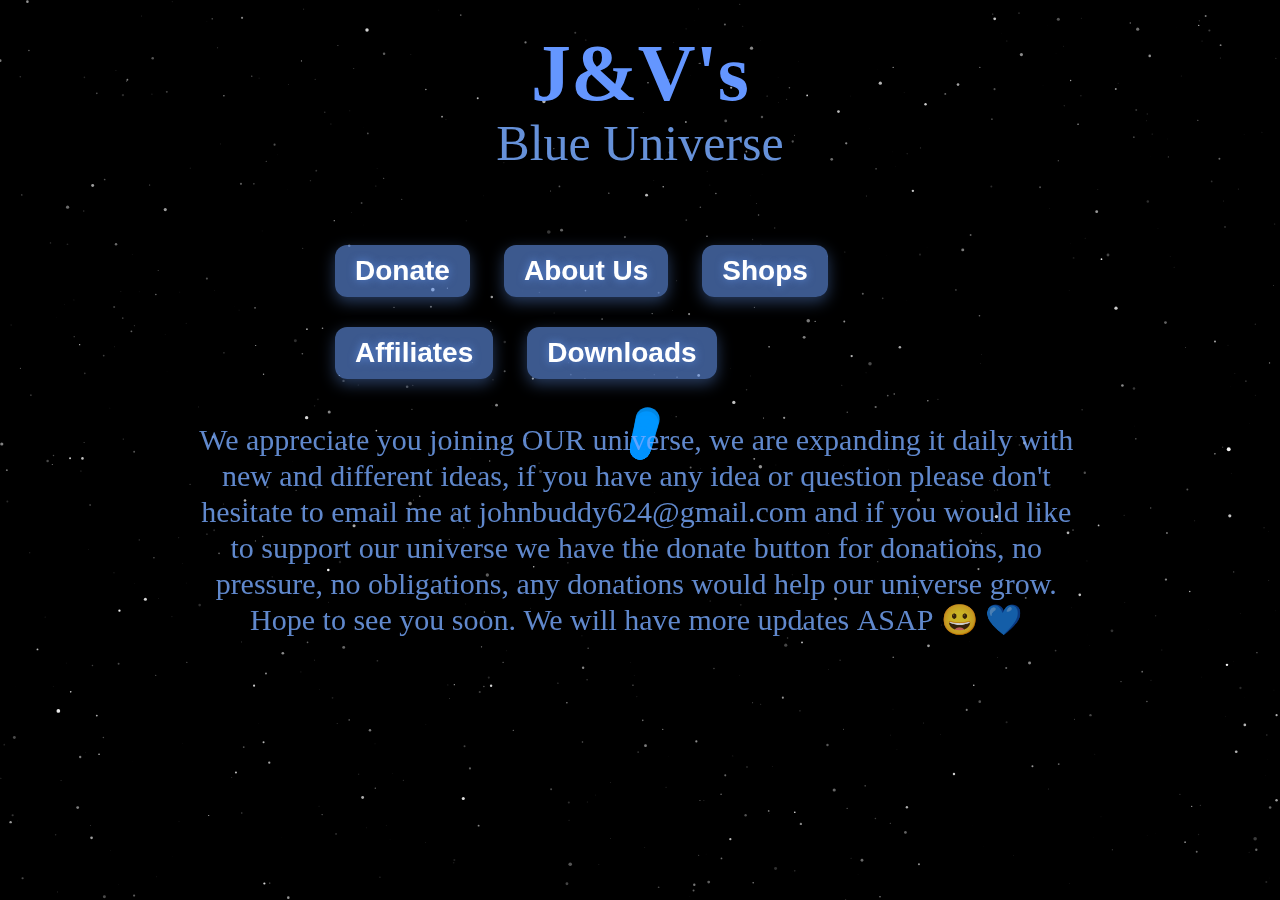
<file: index.html>
<!DOCTYPE html>
<html lang="en">  
  <head>  
    <meta charset="UTF-8">  
    <meta name="viewport" content="width=device-width, initial-scale=1.0">  
  <title>J&V’s Blue Universe</title>
  </head>
<body>
<style>  
html, body {  
  margin: 0;  
  padding: 0;  
  background: black;  
  overflow: hidden;  
  width: 100%;  
  height: 100%;  
  font-family: Times New Roman;  
}  
canvas {  
  position: fixed;  
  inset: 0;  
  z-index: 0;
}

/* ===== BUTTON GROUP STYLES ===== */
#buttonGroup {
position: absolute;
left: 50%;
top: calc(50% - 220px);
transform: translateX(-50%);
z-index: 2;
}
#buttonGroup button {
cursor: pointer;
background: rgba(100, 149, 237, 0.6);
color: white;
border: none;
border-radius: 12px;
padding: 10px 20px;
font-size: 28px;
font-weight: bold;
margin: 15px 15px;
box-shadow: 0 5px 15px rgba(100,149,237,0.4);
transition: transform 0.1s, box-shadow 0.1s;
text-shadow: 0 0 8px rgba(100,149,237,0.8);
}
#buttonGroup button:hover {
box-shadow: 0 0 20px rgba(100,149,237,0.8), 0 0 40px rgba(100,149,237,0.4);
text-shadow: 0 0 12px rgba(100,149,237,1);
}
#buttonGroup button:active {
transform: translateY(3px);
box-shadow: 0 2px 8px rgba(100,149,237,0.3);
}
</style>
  
  
<canvas id="space"></canvas>  <!-- ===== BUTTONS ===== -->  <div id="buttonGroup">  
  <button id="donateBtn">Donate</button>  
  <button id="aboutBtn">About Us</button>  
  <button id="shopsBtn">Shops</button>  
  <button id="affiliatesBtn">Affiliates</button>  
  <button id="downloadsBtn">Downloads</button>  
</div>  <script>  
const canvas = document.getElementById("space");  
const ctx = canvas.getContext("2d");  
let w,h;  
function resize(){   
  w = canvas.width = window.innerWidth;   
  h = canvas.height = window.innerHeight;   
}  
window.addEventListener("resize",resize);  
resize();  
  
/* ===== STARS ===== */  
const stars = Array.from({length:800},()=>({  
  x:Math.random()*w,  
  y:Math.random()*h,  
  z:Math.random()*0.8+0.2,  
  a:Math.random()*0.8+0.2,  
  r:Math.random()*1.5+0.5,  
  baseX:0,  
  baseY:0  
}));  
stars.forEach(s => { s.baseX = s.x; s.baseY = s.y; });  
  
/* ===== SHOOTING STARS ===== */  
let shootingStars=[];  
setInterval(()=>{  
  if(Math.random()<0.015){  
    shootingStars.push({  
      x:Math.random()*w,  
      y:Math.random()*h,  
      z:Math.random()*0.5+0.5,  
      vx:(Math.random()*8-4),  
      vy:(Math.random()*8-4),  
      length:Math.random()*20+10,  
      trail:5  
    });  
  }  
},40);  
  
/* ===== COSMIC WORM ===== */  
const worm={  
  segments:60,  
  size:12,  
  color:"rgba(0,150,255,0.9)",  
  pos:Array.from({length:60},()=>({x:w/2,y:h/2})),  
  vx:(Math.random()-0.5)*1.5,  
  vy:(Math.random()-0.5)*1.5  
};  
  
/* ===== TEXT OBJECTS ===== */  
const textJV = { text:"J&V's", x:()=>w/2, y:100, size:80, color:"rgba(100,150,255,1)" };  
const textBU = { text:"Blue Universe", x:()=>w/2, y:160, size:50, color:"rgba(120,170,255,0.85)" };  
const textWelcome = {   
  text:"We appreciate you joining OUR universe, we are expanding it daily with new and different ideas, if you have any idea or question please don't hesitate to email me at johnbuddy624@gmail.com and if you would like to support our universe we have the donate button for donations, no pressure, no obligations, any donations would help our universe grow. Hope to see you soon. We will have more updates ASAP 😀 💙",   
  x:()=>w/2,   
  y:()=>h/2,   
  size:30,   
  color:"rgba(120,170,255,0.8)",  
  maxWidth:()=>w * 0.7  
};  
  
/* ===== DRAW LOOP ===== */  
function draw(){  
  ctx.clearRect(0,0,w,h);  
  
  // Stars with 3D parallax  
  stars.forEach(s=>{  
    let offsetX = 0; // remove mouse interaction for smoother drift  
    let offsetY = 0;  
    s.x += 0.1 * s.z; // slow drift  
    if(s.x>w) s.x=0;  
    ctx.globalAlpha=s.a*s.z;  
    ctx.fillStyle="white";  
    ctx.beginPath();  
    ctx.arc(s.x + offsetX, s.y + offsetY, s.r*s.z,0,Math.PI*2);  
    ctx.fill();  
  });  

/* =========== SHOOTING STARS ============ */

shootingStars.forEach((s,i)=>{  
    for(let t=0;t<s.trail;t++){  
      const factor = 1 - t/s.trail;  
      ctx.strokeStyle=`rgba(255,255,255,${0.6*factor*s.z})`;  
      ctx.lineWidth = 2*s.z*factor;  
      ctx.beginPath();  
      ctx.moveTo(s.x - s.vx*s.z*t, s.y - s.vy*s.z*t);  
      ctx.lineTo(s.x - s.vx*s.z*(t+1), s.y - s.vy*s.z*(t+1));  
      ctx.stroke();  
    }  
    s.x += s.vx * s.z;  
    s.y += s.vy * s.z;  
    if(s.x<0 || s.x>w || s.y<0 || s.y>h){  
      shootingStars.splice(i,1);  
    }  
  });

/* ============= COSMIC WORM ============= */

  let hpos=worm.pos[0];  
  hpos.x+=worm.vx; hpos.y+=worm.vy;  
  if(hpos.x<0||hpos.x>w) worm.vx*=-1;  
  if(hpos.y<0||hpos.y>h) worm.vy*=-1;  
  for(let i=1;i<worm.segments;i++){  
    worm.pos[i].x+=(worm.pos[i-1].x-worm.pos[i].x)*0.15;  
    worm.pos[i].y+=(worm.pos[i-1].y-worm.pos[i].y)*0.15;  
  }  
  worm.pos.forEach((p,i)=>{  
    ctx.globalAlpha=1-i*0.015;  
    ctx.fillStyle=worm.color;  
    ctx.beginPath();  
    ctx.arc(p.x,p.y,worm.size*(1-i*0.012),0,Math.PI*2);  
    ctx.fill();  
  });  
  
// Text  
ctx.globalAlpha=1;  
ctx.textAlign="center";  
ctx.font=`bold ${textJV.size}px Times New Roman`;  
ctx.fillStyle=textJV.color;
ctx.fillText(textJV.text,textJV.x(),textJV.y);  
ctx.font=`${textBU.size}px Times New Roman`;  
ctx.fillStyle=textBU.color;  
ctx.fillText(textBU.text,textBU.x(),textBU.y);

/* ========= WRAPPED WELCOME TEXT ======== */  

ctx.font=`${textWelcome.size}px Times New Roman`;  
  ctx.fillStyle=textWelcome.color;  
  const words = textWelcome.text.split(" ");  
  let line = "";  
  let lineHeight = textWelcome.size * 1.2;  
  let startY = textWelcome.y();  
  let maxWidth = textWelcome.maxWidth();  
  for(let i=0; i<words.length; i++){  
    const testLine = line + words[i] + " ";  
    const metrics = ctx.measureText(testLine);  
    if(metrics.width > maxWidth && i>0){  
      ctx.fillText(line, w/2, startY);  
      line = words[i] + " ";  
      startY += lineHeight;  
    } else {  
      line = testLine;  
    }  
  }  
  ctx.fillText(line, w/2, startY);  
  
  requestAnimationFrame(draw);  
}  
draw();  
  
/* ===== BUTTON CLICKS ===== */  
document.getElementById("donateBtn").addEventListener("click", () => {  
  window.open("https://otieu.com/4/10549459", "_blank");  
});  
document.getElementById("aboutBtn").addEventListener("click", () => {  
  window.location.href = "about.html";
});  
  </script>
</body>
</html>
</file>
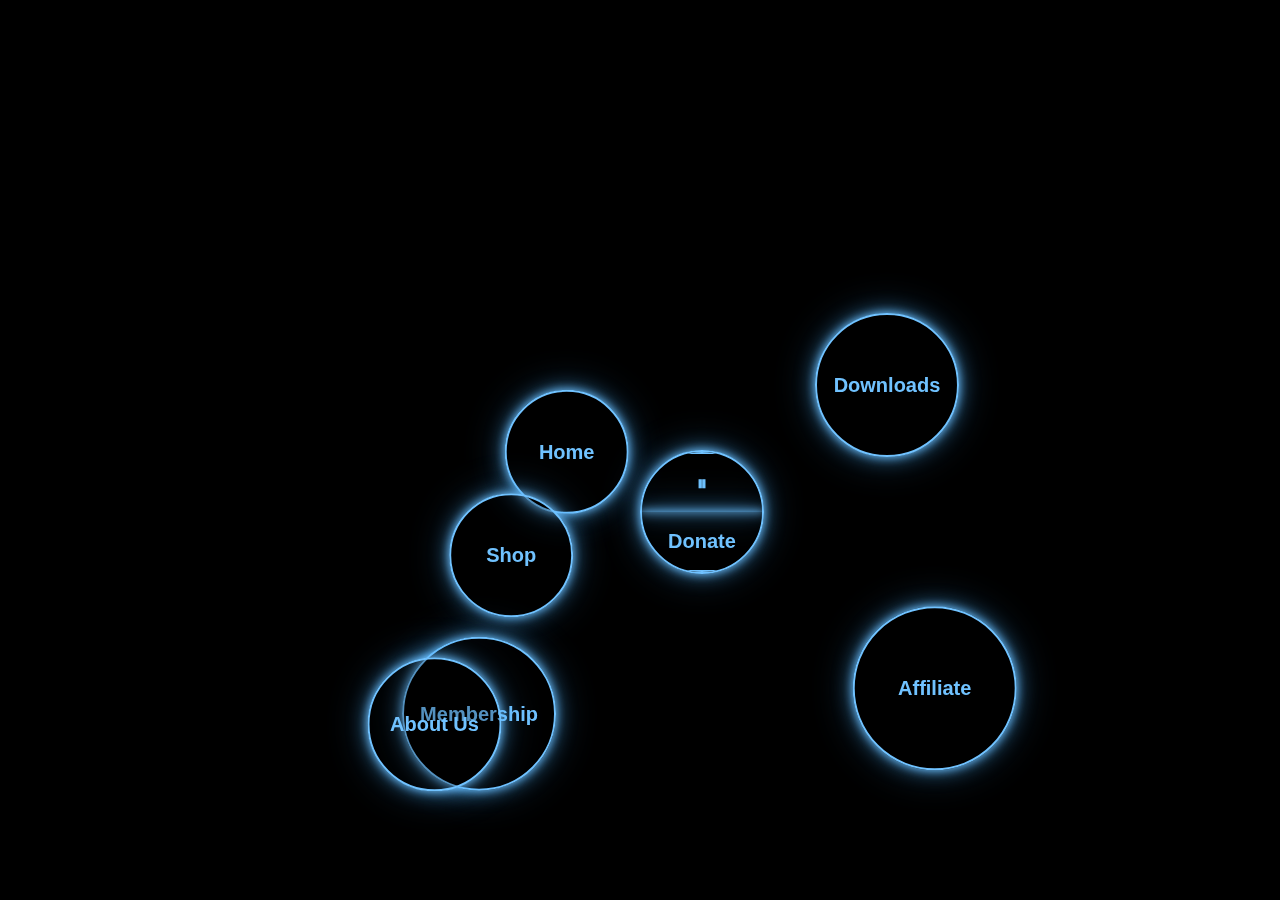
<file: buttons.html>
<!DOCTYPE html>
<html lang="en">
<head>
<meta charset="UTF-8">
<title>Buttons Reference | J&V’s Blue Universe</title>
<link rel="stylesheet" href="buttons.css">
</head>
<body>

<canvas id="space"></canvas>

<div id="button-container">
  <div class="cosmic-btn" id="home" data-link="index.html">Home</div>
  <div class="cosmic-btn" id="shop" data-link="shop.html">Shop</div>
  <div class="cosmic-btn" id="downloads" data-link="downloads.html">Downloads</div>
  <div class="cosmic-btn" id="affiliate" data-link="affiliate.html">Affiliate</div>
  <div class="cosmic-btn" id="membership" data-link="membership.html">Membership</div>
  <div class="cosmic-btn" id="about" data-link="about.html">About Us</div>
  <div class="cosmic-btn" id="donate">
    <div class="pause-half">⏸</div>
    <div class="donate-half">Donate</div>
  </div>
</div>

<script src="buttons.js"></script>
</body>
</html>
</file>
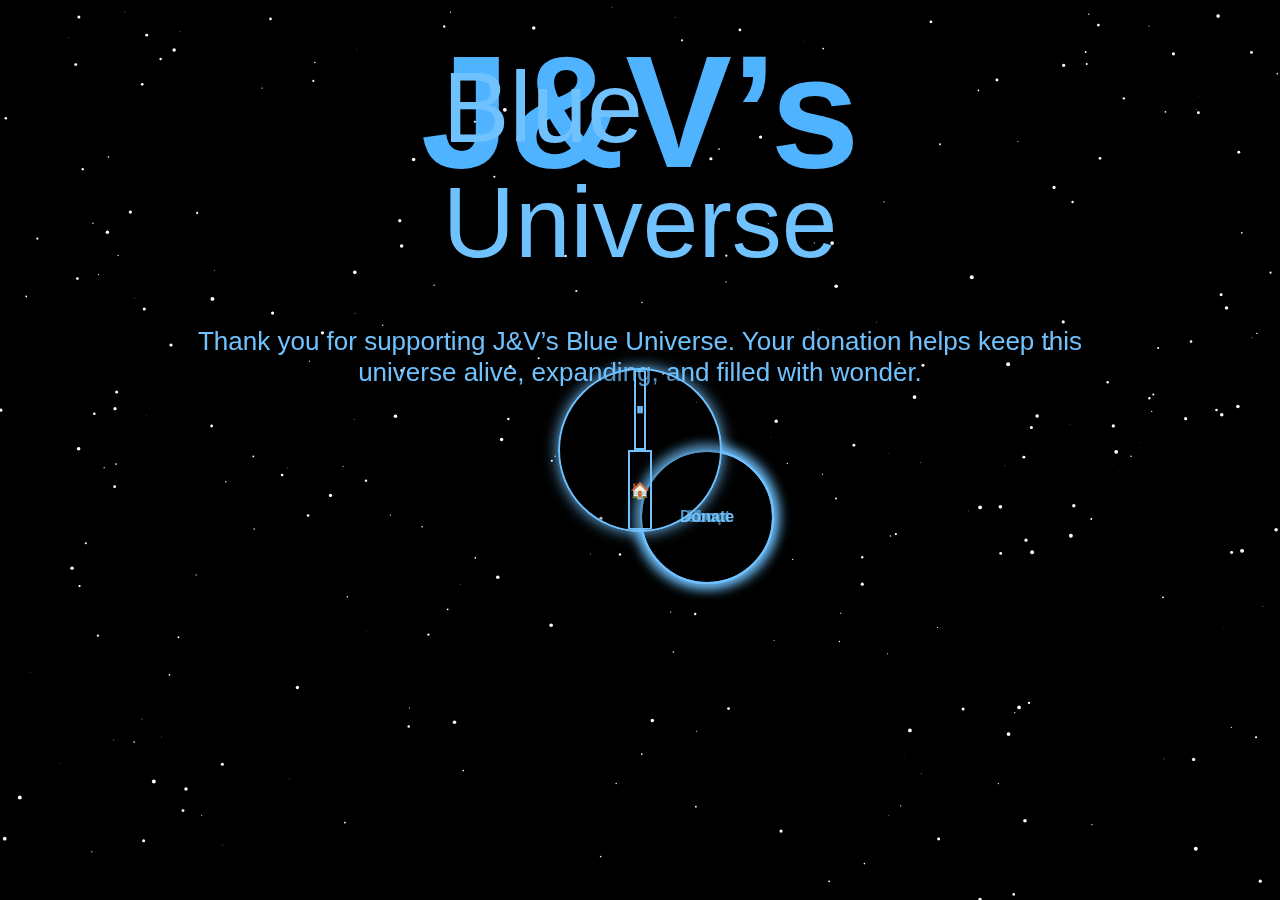
<file: donate.html>
<!DOCTYPE html>
<html lang="en">
<head>
<meta charset="UTF-8">
<title>Donate – J&V’s Blue Universe</title>

<style>
html, body {
  margin: 0;
  padding: 0;
  background: black;
  overflow: hidden;
  width: 100%;
  height: 100%;
  font-family: "Segoe UI", sans-serif;
}

canvas {
  position: fixed;
  inset: 0;
  z-index: 1;
}

/* ---------- LOGO ---------- */
#logo-wrapper {
  position: fixed;
  top: 0;
  left: 50%;
  transform: translateX(-50%);
  pointer-events: none;
  z-index: 9000;
}

#jv {
  font-size: 160px;
  font-weight: 900;
  color: rgba(79,179,255,1);
  position: absolute;
  top: 20px;
  left: 50%;
  transform: translateX(-50%);
  animation: breathe 3s ease-in-out infinite;
}

#blue-universe {
  font-size: 100px;
  font-weight: 500;
  color: #70c2ff;
  position: absolute;
  top: 50px;
  left: 50%;
  transform: translateX(-50%);
}

@keyframes breathe {
  0%,100% { opacity: .3; }
  50% { opacity: 1; }
}

/* ---------- BUTTONS ---------- */
#button-container {
  position: fixed;
  top: 50%;
  left: 50%;
  width: 0;
  height: 0;
  z-index: 10000;
}

.cosmic-btn {
  position: absolute;
  width: 130px;
  height: 130px;
  border-radius: 50%;
  border: 2px solid #70c2ff;
  color: #70c2ff;
  font-weight: bold;
  background: rgba(0,0,0,0.25);
  display: flex;
  align-items: center;
  justify-content: center;
  text-align: center;
  cursor: pointer;
  box-shadow: 0 0 15px #70c2ff;
  pointer-events: auto;
}

/* ---------- SUN (HOME / PAUSE) ---------- */
#sun {
  position: fixed;
  top: 50%;
  left: 50%;
  transform: translate(-50%, -50%);
  width: 160px;
  height: 160px;
  border-radius: 50%;
  z-index: 11000;
  display: flex;
  flex-direction: column;
  overflow: hidden;
}

#sun div {
  flex: 1;
  display: flex;
  align-items: center;
  justify-content: center;
  border: 2px solid #70c2ff;
  cursor: pointer;
}

/* ---------- TEXT ---------- */
#page-content {
  position: absolute;
  top: 300px;
  left: 50%;
  transform: translateX(-50%);
  width: 80%;
  max-width: 900px;
  font-size: 26px;
  color: #70c2ff;
  text-align: center;
  z-index: 8000;
  pointer-events: none; /* CLICK-THROUGH FIX */
}
</style>
</head>

<body>

<canvas id="space"></canvas>

<div id="logo-wrapper">
  <div id="jv">J&V’s</div>
  <div id="blue-universe">Blue Universe</div>
</div>

<!-- SUN -->
<div id="sun" class="cosmic-btn">
  <div id="pause-btn">⏸</div>
  <div id="home-btn">🏠</div>
</div>

<!-- ORBITING BUTTONS -->
<div id="button-container">
  <div class="cosmic-btn" id="shop" data-link="shop.html">Shop</div>
  <div class="cosmic-btn" id="about" data-link="about.html">About</div>
  <div class="cosmic-btn" id="donate">Donate</div>
</div>

<div id="page-content">
  <p>
    Thank you for supporting J&V’s Blue Universe.
    Your donation helps keep this universe alive, expanding,
    and filled with wonder.
  </p>
</div>

<script>
/* ---------- PAYPAL ---------- */
const PAYPAL_DONATE_URL =
  "https://www.paypal.com/donate/?hosted_button_id=PLACEHOLDER";

/* ---------- BUTTON LINKS ---------- */
document.querySelectorAll('[data-link]').forEach(btn => {
  btn.onclick = () => location.href = btn.dataset.link;
});

document.getElementById("donate").onclick = () => {
  window.open(PAYPAL_DONATE_URL, "_blank");
};

document.getElementById("home-btn").onclick = () => {
  location.href = "index.html";
};

/* ---------- ORBITS ---------- */
let paused = false;
document.getElementById("pause-btn").onclick = () => paused = !paused;

const planets = [
  { id: "shop", dist: 220, speed: 0.2 },
  { id: "about", dist: 280, speed: 0.15 },
  { id: "donate", dist: 340, speed: 0.12 }
];

planets.forEach(p => {
  const el = document.getElementById(p.id);
  el.angle = Math.random() * 360;
});

function animatePlanets() {
  planets.forEach(p => {
    if (paused) return;
    const el = document.getElementById(p.id);
    p.angle += p.speed;
    const r = p.angle * Math.PI / 180;
    el.style.transform =
      `translate(${Math.cos(r)*p.dist}px, ${Math.sin(r)*p.dist}px)`;
  });
  requestAnimationFrame(animatePlanets);
}
animatePlanets();

/* ---------- SIMPLE STAR BACKGROUND ---------- */
const canvas = document.getElementById("space");
const ctx = canvas.getContext("2d");
function resize(){ canvas.width = innerWidth; canvas.height = innerHeight; }
window.onresize = resize; resize();

const stars = Array.from({length:300},()=>({
  x:Math.random()*canvas.width,
  y:Math.random()*canvas.height,
  r:Math.random()*2
}));

function drawStars(){
  ctx.clearRect(0,0,canvas.width,canvas.height);
  ctx.fillStyle="white";
  stars.forEach(s=>{
    ctx.beginPath();
    ctx.arc(s.x,s.y,s.r,0,Math.PI*2);
    ctx.fill();
  });
  requestAnimationFrame(drawStars);
}
drawStars();
</script>

</body>
</html>
</file>
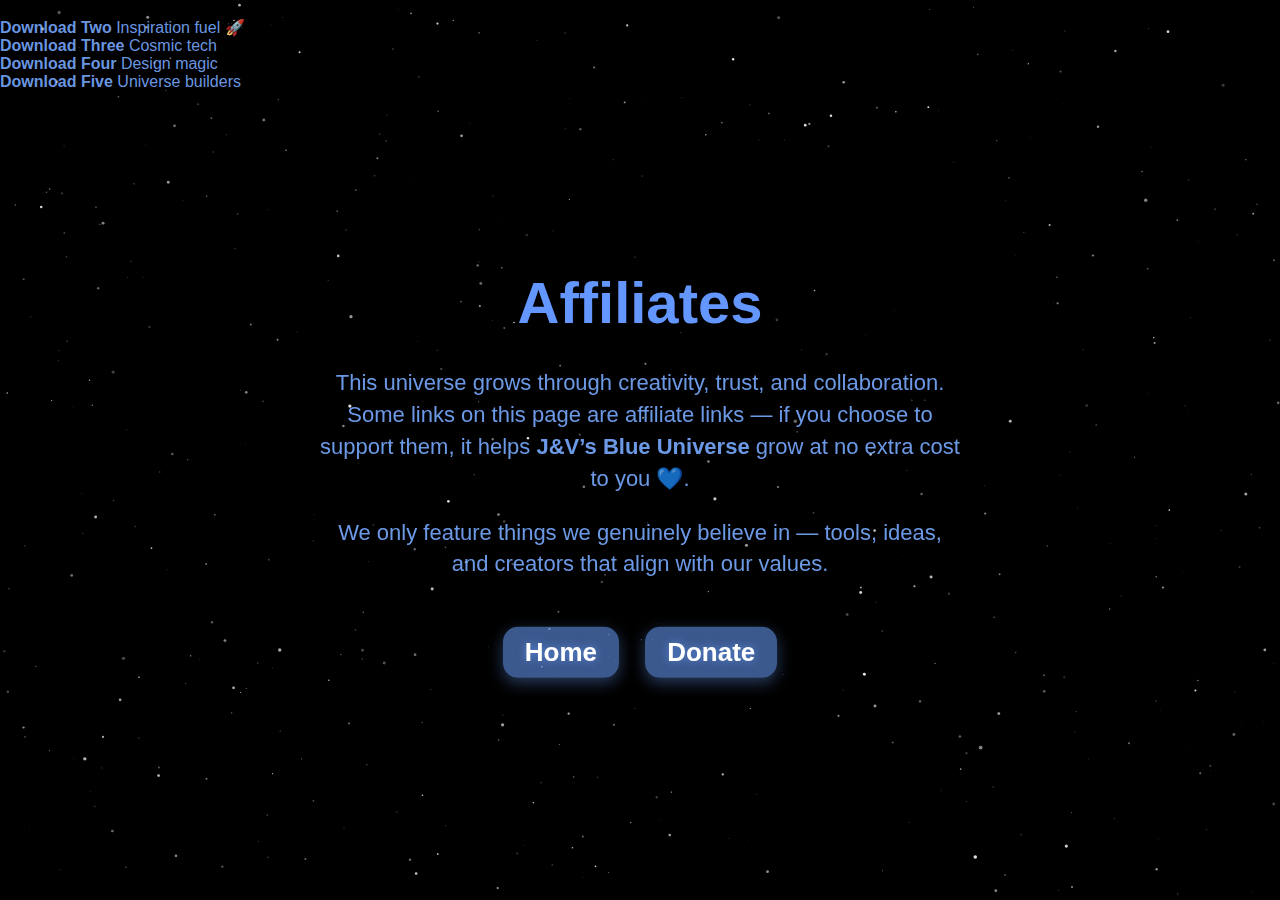
<file: downloads.html>
<!DOCTYPE html>
<html lang="en">
<head>
<meta charset="UTF-8">
<title>Downloads – J&V’s Blue Universe</title>

<style>
html, body {
  margin: 0;
  padding: 0;
  background: black;
  overflow: hidden;
  width: 100%;
  height: 100%;
  font-family: sans-serif;
  color: rgba(120,170,255,0.9);
}

canvas {
  position: fixed;
  inset: 0;
  z-index: 0;
}

/* ===== CENTER CONTENT ===== */
#content {
  position: absolute;
  top: 50%;
  left: 50%;
  transform: translate(-50%, -50%);
  max-width: 720px;
  text-align: center;
  z-index: 2;
  line-height: 1.45;
  font-size: 22px;
}

#content h1 {
  font-size: 58px;
  margin-bottom: 20px;
  color: rgba(100,150,255,1);
}

/* ===== AFFILIATE ORBIT ===== */
.affiliate {
  position: absolute;
  width: 180px;
  padding: 16px;
  text-align: center;
  background: rgba(40,80,140,0.35);
  border: 2px solid rgba(120,170,255,0.5);
  border-radius: 16px;
  backdrop-filter: blur(6px);
  color: #cfe4ff;
  font-size: 18px;
  z-index: 2;

  box-shadow:
    0 0 20px rgba(120,170,255,0.3),
    inset 0 0 12px rgba(120,170,255,0.2);

  animation: float 6s ease-in-out infinite;
}

.affiliate strong {
  display: block;
  margin-bottom: 6px;
  font-size: 20px;
  color: #ffffff;
}

@keyframes float {
  0%   { transform: translateY(0px); }
  50%  { transform: translateY(-10px); }
  100% { transform: translateY(0px); }
}

/* ===== BUTTONS ===== */
.button {
  display: inline-block;
  margin: 25px 10px 0;
  cursor: pointer;
  background: rgba(100,149,237,0.6);
  color: white;
  border: none;
  border-radius: 15px;
  padding: 10px 22px;
  font-size: 26px;
  font-weight: bold;
  box-shadow: 0 5px 15px rgba(100,149,237,0.4);
  text-shadow: 0 0 8px rgba(100,149,237,0.8);
}

.button:hover {
  box-shadow: 0 0 20px rgba(100,149,237,0.8),
              0 0 40px rgba(100,149,237,0.4);
}
</style>
</head>

<body>

<canvas id="space"></canvas>

<!-- ===== AFFILIATE BOXES ===== -->
<div class="download" style="top:15%; left:42%; transform:translateX(-50%)">
  <strong>Download One</strong>
  Creative tools we trust
</div>

<div class="download:" style="top:35%; left:6%">
  <strong>Download Two</strong>
  Inspiration fuel 🚀
</div>

<div class="download" style="top:35%; right:6%">
  <strong>Download Three</strong>
  Cosmic tech
</div>

<div class="download" style="bottom:28%; left:6%">
  <strong>Download Four</strong>
  Design magic
</div>

<div class="download" style="bottom:28%; right:6%">
  <strong>Download Five</strong>
  Universe builders
</div>

<div class="download" style="bottom:8%; left:42%; transform:translateX(-50%)">
  <strong>Download Six</strong>
  Future ideas
</div>

<!-- ===== CENTER TEXT ===== -->
<div id="content">
  <h1>Affiliates</h1>
  <p>
    This universe grows through creativity, trust, and collaboration.  
    Some links on this page are affiliate links — if you choose to support them,
    it helps <strong>J&V’s Blue Universe</strong> grow at no extra cost to you 💙.
  </p>

  <p>
    We only feature things we genuinely believe in — tools, ideas, and creators
    that align with our values.
  </p>

  <button class="button" onclick="location.href='index.html'">Home</button>
  <button class="button" onclick="window.open('https://www.paypal.me/JohnBender612','_blank')">Donate</button>
</div>

<script>
/* ===== STARFIELD ===== */
const canvas = document.getElementById("space");
const ctx = canvas.getContext("2d");
let w, h;

function resize() {
  w = canvas.width = window.innerWidth;
  h = canvas.height = window.innerHeight;
}
window.addEventListener("resize", resize);
resize();

const stars = Array.from({ length: 600 }, () => ({
  x: Math.random() * w,
  y: Math.random() * h,
  z: Math.random() * 0.8 + 0.2,
  a: Math.random() * 0.8 + 0.2,
  r: Math.random() * 1.5 + 0.5
}));

function draw() {
  ctx.clearRect(0, 0, w, h);
  stars.forEach(s => {
    s.x += 0.15 * s.z;
    if (s.x > w) s.x = 0;
    ctx.globalAlpha = s.a * s.z;
    ctx.fillStyle = "white";
    ctx.beginPath();
    ctx.arc(s.x, s.y, s.r * s.z, 0, Math.PI * 2);
    ctx.fill();
  });
  requestAnimationFrame(draw);
}
draw();
</script>

</body>
</html>
</file>
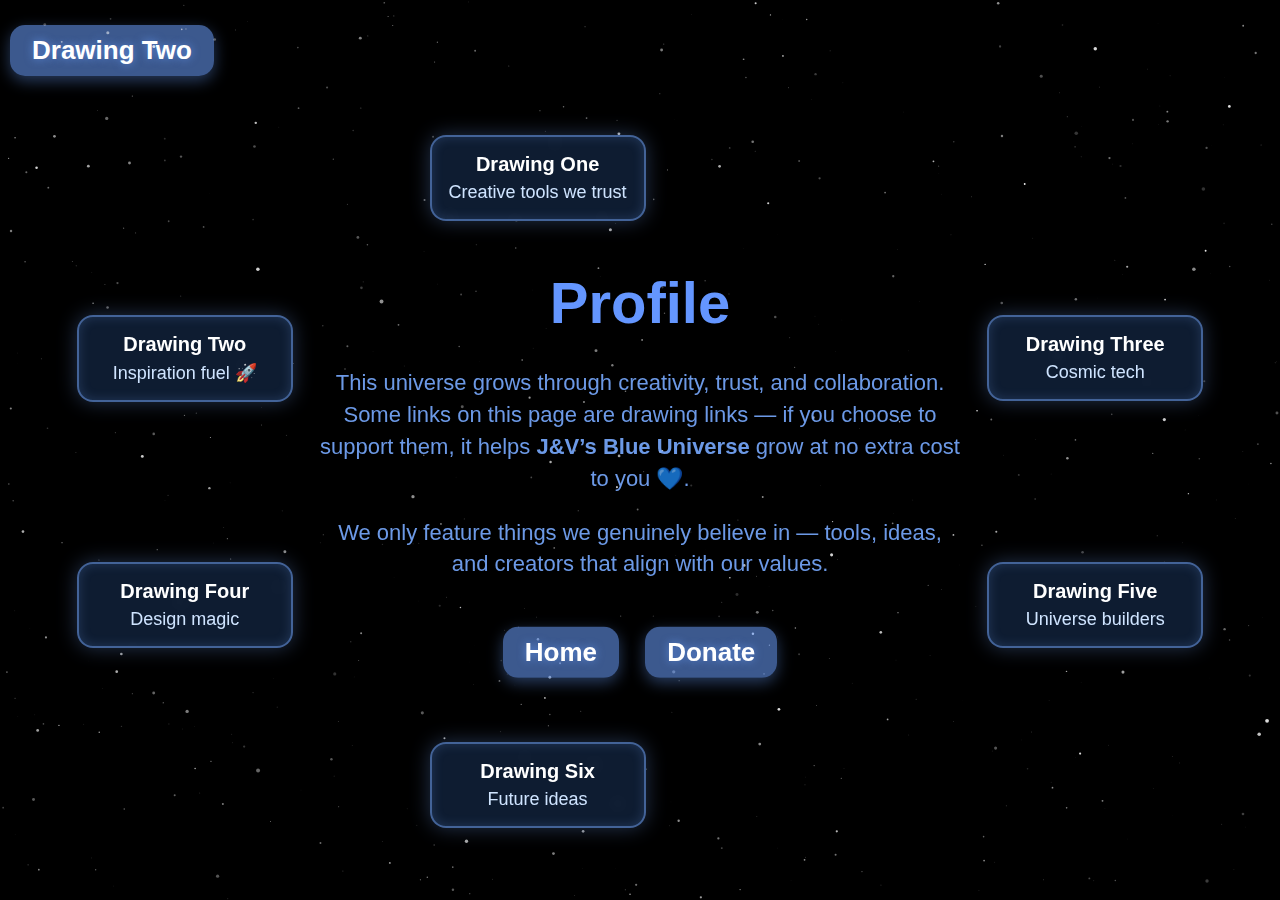
<file: profile.html>
<!DOCTYPE html>
<html lang="en">
<head>
<meta charset="UTF-8">
<title>Profile – J&V’s Blue Universe</title>

<style>
html, body {
  margin: 0;
  padding: 0;
  background: black;
  overflow: hidden;
  width: 100%;
  height: 100%;
  font-family: sans-serif;
  color: rgba(120,170,255,0.9);
}

canvas {
  position: fixed;
  inset: 0;
  z-index: 0;
}

/* ===== CENTER CONTENT ===== */
#content {
  position: absolute;
  top: 50%;
  left: 50%;
  transform: translate(-50%, -50%);
  max-width: 720px;
  text-align: center;
  z-index: 2;
  line-height: 1.45;
  font-size: 22px;
}

#content h1 {
  font-size: 58px;
  margin-bottom: 20px;
  color: rgba(100,150,255,1);
}

/* ===== AFFILIATE ORBIT ===== */
.profile {
  position: absolute;
  width: 180px;
  padding: 16px;
  text-align: center;
  background: rgba(40,80,140,0.35);
  border: 2px solid rgba(120,170,255,0.5);
  border-radius: 16px;
  backdrop-filter: blur(6px);
  color: #cfe4ff;
  font-size: 18px;
  z-index: 2;

  box-shadow:
    0 0 20px rgba(120,170,255,0.3),
    inset 0 0 12px rgba(120,170,255,0.2);

  animation: float 6s ease-in-out infinite;
}

.profile strong {
  display: block;
  margin-bottom: 6px;
  font-size: 20px;
  color: #ffffff;
}

@keyframes float {
  0%   { transform: translateY(0px); }
  50%  { transform: translateY(-10px); }
  100% { transform: translateY(0px); }
}

/* ===== BUTTONS ===== */
.button {
  display: inline-block;
  margin: 25px 10px 0;
  cursor: pointer;
  background: rgba(100,149,237,0.6);
  color: white;
  border: none;
  border-radius: 15px;
  padding: 10px 22px;
  font-size: 26px;
  font-weight: bold;
  box-shadow: 0 5px 15px rgba(100,149,237,0.4);
  text-shadow: 0 0 8px rgba(100,149,237,0.8);
}

.button:hover {
  box-shadow: 0 0 20px rgba(100,149,237,0.8),
              0 0 40px rgba(100,149,237,0.4);
}
</style>
</head>

<body>

<canvas id="space"></canvas>

<!-- ===== AFFILIATE BOXES ===== -->
<div class="profile" style="top:15%; left:42%; transform:translateX(-50%)">
  <strong>Drawing One</strong>
  Creative tools we trust
</div>

<div class="profile" style="top:35%; left:6%">
  <strong>Drawing Two</strong>
  Inspiration fuel 🚀
</div>

<div class="profile" style="top:35%; right:6%">
  <strong>Drawing Three</strong>
  Cosmic tech
</div>

<div class="profile" style="bottom:28%; left:6%">
  <strong>Drawing Four</strong>
  Design magic
</div>

<div class="profile" style="bottom:28%; right:6%">
  <strong>Drawing Five</strong>
  Universe builders
</div>

<div class="profile" style="bottom:8%; left:42%; transform:translateX(-50%)">
  <strong>Drawing Six</strong>
  Future ideas
</div>

  <button class="button" onclick="location.href='index.html'">Drawing Two</button>

<!-- ===== CENTER TEXT ===== -->
<div id="content">
  <h1>Profile</h1>
  <p>
    This universe grows through creativity, trust, and collaboration.  
    Some links on this page are drawing links — if you choose to support them,
    it helps <strong>J&V’s Blue Universe</strong> grow at no extra cost to you 💙.
  </p>

  <p>
    We only feature things we genuinely believe in — tools, ideas, and creators
    that align with our values.
  </p>

  <button class="button" onclick="location.href='index.html'">Home</button>
  <button class="button" onclick="window.open('https://www.paypal.me/JohnBender612','_blank')">Donate</button>
</div>

<script>
/* ===== STARFIELD ===== */
const canvas = document.getElementById("space");
const ctx = canvas.getContext("2d");
let w, h;

function resize() {
  w = canvas.width = window.innerWidth;
  h = canvas.height = window.innerHeight;
}
window.addEventListener("resize", resize);
resize();

const stars = Array.from({ length: 600 }, () => ({
  x: Math.random() * w,
  y: Math.random() * h,
  z: Math.random() * 0.8 + 0.2,
  a: Math.random() * 0.8 + 0.2,
  r: Math.random() * 1.5 + 0.5
}));

function draw() {
  ctx.clearRect(0, 0, w, h);
  stars.forEach(s => {
    s.x += 0.15 * s.z;
    if (s.x > w) s.x = 0;
    ctx.globalAlpha = s.a * s.z;
    ctx.fillStyle = "white";
    ctx.beginPath();
    ctx.arc(s.x, s.y, s.r * s.z, 0, Math.PI * 2);
    ctx.fill();
  });
  requestAnimationFrame(draw);
}
draw();
</script>

</body>
</html>
</file>
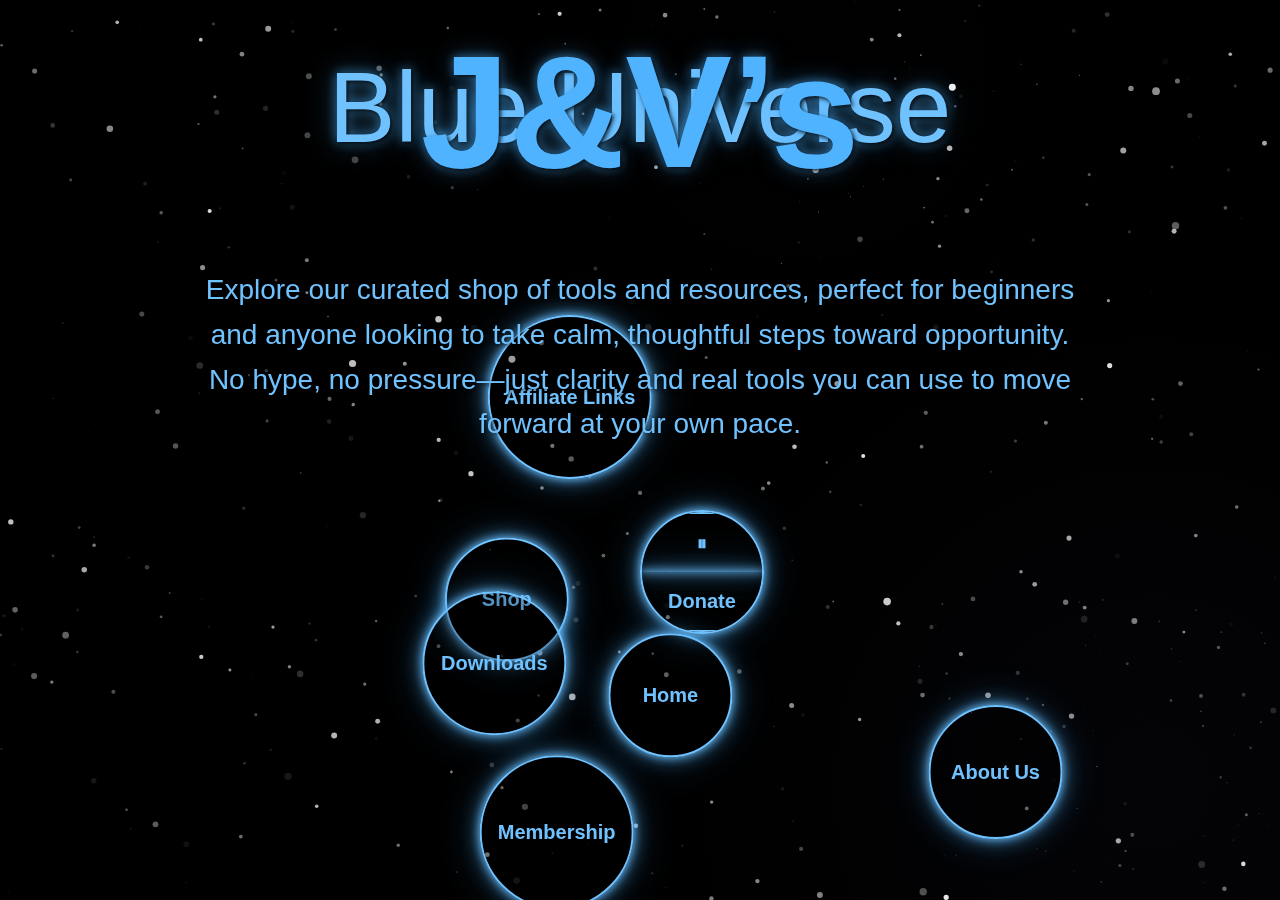
<file: shop.html>
<!DOCTYPE html>
<html lang="en">
<head>
<meta charset="UTF-8">
<title>Shop – J&V’s Blue Universe | Tools & Resources</title>

<!-- META TAGS FOR GOOGLE -->
<meta name="description" content="Discover tools, resources, and guides that help you explore opportunity at your own pace. No hype, just clarity.">

<!-- OPEN GRAPH / SOCIAL SHARING -->
<meta property="og:title" content="Shop – J&V’s Blue Universe">
<meta property="og:description" content="Explore our curated tools and resources to take calm steps toward your goals.">
<meta property="og:type" content="website">

<style>
html, body {
  margin: 0;
  padding: 0;
  background: black;
  overflow: hidden;
  width: 100%;
  height: 100%;
  font-family: "Segoe UI", sans-serif;
}

/* Canvas background */
canvas {
  position: fixed;
  inset: 0;
  z-index: 1;
}

/* ===== LOGO CONTAINER ===== */
#logo-wrapper {
  position: fixed;
  top: 0;
  left: 50%;
  transform: translateX(-50%);
  pointer-events: none;
  z-index: 9999;
}

/* ===== J&V’s TEXT ===== */
#jv {
  font-size: 160px;
  font-weight: 900;
  color: rgba(79,179,255,1);
  text-shadow: 2px 2px 4px rgba(0,0,0,0.85), 0 0 10px rgba(79,179,255,0.6), 0 0 25px rgba(79,179,255,0.35);
  position: absolute;
  top: 20px;
  left: 50%;
  transform: translateX(-50%);
  z-index: 10100;
  animation: jv-breathe 3s ease-in-out infinite;
}

@keyframes jv-breathe {
  0%,100% { opacity: 0.2; transform: translateX(-50%) scale(1); }
  50% { opacity: 1; transform: translateX(-50%) scale(1.03); }
}

/* ===== BLUE UNIVERSE TEXT ===== */
#blue-universe {
  font-size: 100px;
  font-weight: 500;
  color: #70c2ff;
  text-shadow: 2px 2px 4px rgba(0,0,0,0.85), 0 0 12px rgba(79,179,255,0.65), 0 0 28px rgba(79,179,255,0.4);
  white-space: nowrap;
  position: absolute;
  top: 50px;
  left: 50%;
  transform: translateX(-50%);
  z-index: 9000;
  animation: blue-breathe 3s ease-in-out infinite alternate;
}

@keyframes blue-breathe {
  0% { opacity: 0.85; transform: translateX(-50%) scale(1); }
  50% { opacity: 1; transform: translateX(-50%) scale(1.02); }
  100% { opacity: 0.85; transform: translateX(-50%) scale(1); }
}

/* ===== BUTTON CONTAINER ===== */
#button-container {
  position: absolute;
  top: 510px;
  left: 50%;
  width: 0;
  height: 0;
  pointer-events: auto;
  z-index: 10150;
}

/* ===== BUTTON STYLES ===== */
.cosmic-btn {
  position: absolute;
  font-size: 20px;
  font-weight: bold;
  color: #70c2ff;
  background: rgba(0,0,0,0.25);
  border: 2px solid #70c2ff;
  border-radius: 50%;
  text-align: center;
  cursor: pointer;
  box-shadow: 0 0 10px #70c2ff, 0 0 20px rgba(79,179,255,0.5), 0 0 40px rgba(79,179,255,0.3);
  transition: all 0.3s ease-in-out;
  display: flex;
  justify-content: center;
  align-items: center;
  padding: 0;
  word-wrap: break-word;
  pointer-events: auto;
}

.cosmic-btn:hover {
  background: rgba(0,0,0,0.5);
  box-shadow: 0 0 20px #70c2ff, 0 0 40px rgba(79,179,255,0.7), 0 0 60px rgba(79,179,255,0.5);
  transform: scale(1.05);
}

/* Individual button sizes */
#shop { width: 120px; height: 120px; }
#downloads { width: 140px; height: 140px; }
#affiliate { width: 160px; height: 160px; }
#membership { width: 150px; height: 150px; }
#about { width: 130px; height: 130px; }
#home { width: 120px; height: 120px; }

/* Donate + Pause button */
#donate {
  width: 120px;
  height: 120px;
  z-index: 10160;
  position: absolute;
  border-radius: 50%;
  overflow: hidden;
  display: flex;
  flex-direction: column;
}

#donate div {
  flex: 1;
  width: 100%;
  display: flex;
  justify-content: center;
  align-items: center;
  cursor: pointer;
  font-weight: bold;
  color: #70c2ff;
  border: 2px solid #70c2ff;
  box-shadow: 0 0 10px #70c2ff, 0 0 20px rgba(79,179,255,0.5), 0 0 40px rgba(79,179,255,0.3);
  transition: all 0.3s ease-in-out;
  background: rgba(0,0,0,0.25);
}

#donate div:hover {
  background: rgba(0,0,0,0.5);
  box-shadow: 0 0 20px #70c2ff, 0 0 40px rgba(79,179,255,0.7), 0 0 60px rgba(79,179,255,0.5);
}

#donate .pause-half { border-bottom: none; }
#donate .donate-half { border-top: none; }

/* PAGE CONTENT */
#page-content {
  position: absolute;
  top: 240px; /* 60px moved up */
  left: 50%;
  transform: translateX(-50%);
  width: 80%;
  max-width: 900px;
  text-align: center;
  font-size: 28px;
  line-height: 1.6;
  color: #70c2ff;
  text-shadow: 1px 1px 4px rgba(0,0,0,0.85);
  z-index: 10000;
}
</style>
</head>
<body>

<canvas id="space"></canvas>

<div id="logo-wrapper">
  <div id="jv">J&V’s</div>
  <div id="blue-universe">Blue Universe</div>

  <div id="button-container">
    <div class="cosmic-btn" id="home" data-link="index.html">Home</div>
    <div class="cosmic-btn" id="shop" data-link="shop.html">Shop</div>
    <div class="cosmic-btn" id="downloads" data-link="downloads.html">Downloads</div>
    <div class="cosmic-btn" id="affiliate" data-link="affiliate.html">Affiliate Links</div>
    <div class="cosmic-btn" id="membership" data-link="membership.html">Membership</div>
    <div class="cosmic-btn" id="about" data-link="about.html">About Us</div>
    
    <div class="cosmic-btn" id="donate">
      <div class="pause-half">⏸</div>
      <div class="donate-half">Donate</div>
    </div>
  </div>
</div>

<div id="page-content">
  <p>Explore our curated shop of tools and resources, perfect for beginners and anyone looking to take calm, thoughtful steps toward opportunity. No hype, no pressure—just clarity and real tools you can use to move forward at your own pace.</p>
</div>

<script>
/* ===== SPACE CANVAS ===== */
const canvas = document.getElementById("space");
const ctx = canvas.getContext("2d");
let w,h;
function resize(){ w=canvas.width=window.innerWidth; h=canvas.height=window.innerHeight; }
window.addEventListener("resize", resize); resize();
let px=0, py=0;
window.addEventListener("deviceorientation", e=>{ px=(e.gamma||0)/45; py=(e.beta||0)/45; });

const stars = Array.from({length:360},()=>({x:Math.random()*w, y:Math.random()*h, z:Math.random()*0.8+0.2, a:Math.random(), r:Math.random()*2+2}));
const nebulae = Array.from({length:2},()=>{const hue=210+Math.random()*60;const z=Math.random()+0.5;return { x: Math.random()*w, y: Math.random()*h, r: Math.random()*500+400, dx:(Math.random()-0.5)*0.04, dy:(Math.random()-0.5)*0.04, z, hue, color:`hsla(${hue},70%,50%,0.07)`, particles:Array.from({length:Math.floor(Math.random()*80)+150},()=>({x:Math.random()*4+1,y:Math.random()*4+1})), stars:Array.from({length:Math.floor(Math.random()*50)+50},()=>({angle:Math.random()*Math.PI*2, radius:Math.random()*180+80, size:Math.random()*1+0.2, alpha:Math.random()*0.5+0.1, speed:(Math.random()-0.5)*0.001})) }; });

let shootingStars=[];
function spawnShootingStar(){ const z=Math.random()*0.8+0.2; const fireball=Math.random()<0.01; shootingStars.push({x:Math.random()*w, y:Math.random()*h, vx:(Math.random()*10-5)*z, vy:(Math.random()*10-5)*z, z, fireball, width:fireball?Math.random()*2+4:Math.random()*1.2+1.4, color: fireball?"255,180,80":"255,255,255"}); }
setInterval(()=>{ if(Math.random()<0.35) spawnShootingStar(); },4000);

function draw(){
  ctx.clearRect(0,0,w,h);
  ctx.globalCompositeOperation="screen";
  nebulae.forEach(n=>{ n.x+=n.dx; n.y+=n.dy; const glowRadius=n.r*n.z*1.2; const grad=ctx.createRadialGradient(n.x,n.y,0,n.x,n.y,glowRadius); grad.addColorStop(0,`hsla(${n.hue},70%,70%,0.03)`); grad.addColorStop(1,`hsla(${n.hue},70%,70%,0)`); ctx.fillStyle=grad; ctx.beginPath(); ctx.arc(n.x,n.y,glowRadius,0,Math.PI*2); ctx.fill(); n.particles.forEach(p=>{ const px=n.x+(p.x-n.x)*n.z+(Math.random()-0.5)*n.r*n.z; const py=n.y+(p.y-n.y)*n.z+(Math.random()-0.5)*n.r*n.z; ctx.globalAlpha=0.07; ctx.beginPath(); ctx.arc(px,py,p.x,0,Math.PI*2); ctx.fillStyle=n.color; ctx.fill(); }); n.stars.forEach(s=>{ s.angle+=s.speed; const sx=n.x+Math.cos(s.angle)*s.radius*n.z; const sy=n.y+Math.sin(s.angle)*s.radius*n.z; ctx.globalAlpha=s.alpha*n.z; ctx.beginPath(); ctx.arc(sx,sy,s.size*n.z,0,Math.PI*2); ctx.fillStyle=`hsla(${n.hue},80%,85%,1)`; ctx.fill(); }); });
  ctx.globalCompositeOperation="source-over"; ctx.globalAlpha=1;
  stars.forEach(s=>{ ctx.globalAlpha=s.a*s.z; ctx.beginPath(); ctx.arc(s.x+px*s.z*10,s.y+py*s.z*10,s.r*s.z,0,Math.PI*2); ctx.fillStyle="white"; ctx.fill(); });
  ctx.globalAlpha=1;
  shootingStars.forEach((s,i)=>{ const tail=(s.fireball?40:20)*s.z; const grad=ctx.createLinearGradient(s.x,s.y,s.x-s.vx*tail,s.y-s.vy*tail); grad.addColorStop(0,`rgba(${s.color},${0.9*s.z})`); grad.addColorStop(0.3,`rgba(${s.color},${0.5*s.z})`); grad.addColorStop(1,`rgba(${s.color},0)`); ctx.strokeStyle=grad; ctx.lineWidth=s.width*s.z; ctx.lineCap="round"; ctx.beginPath(); ctx.moveTo(s.x,s.y); ctx.lineTo(s.x-s.vx*tail,s.y-s.vy*tail); ctx.stroke(); s.x+=s.vx; s.y+=s.vy; if(s.x<-200||s.x>w+200||s.y<-200||s.y>h+200) shootingStars.splice(i,1); });
  requestAnimationFrame(draw);
}
draw();

/* ===== BUTTON EVENTS ===== */
document.querySelectorAll('.cosmic-btn').forEach(btn=>{
  if(btn.id!=='donate') btn.addEventListener('click',()=>{
    let target = btn.getAttribute('data-link');
    window.location.href=target;
  });
});

const donateBtn = document.getElementById('donate');
donateBtn.querySelector('.donate-half').addEventListener('click',()=>{ window.location.href='https://www.paypal.me/JohnBender612'; });
let paused = false;
donateBtn.querySelector('.pause-half').addEventListener('click',()=>{
  paused = !paused;
  buttonData.forEach((data,i)=>{
    const btn=document.getElementById(data.id);
    if(paused) btn.dataset.angle = (360/buttonData.length)*i;
  });
});

/* ===== PLANETS ORBITS ===== */
const buttonData=[
  {id:'home', distance:140, speed:0.2, stretchX:1.1, stretchY:0.9},
  {id:'shop', distance:180, speed:0.18, stretchX:1.1, stretchY:0.9},
  {id:'downloads', distance:220, speed:0.14, stretchX:1.08, stretchY:0.92},
  {id:'affiliate', distance:260, speed:0.12, stretchX:1.12, stretchY:0.88},
  {id:'membership', distance:300, speed:0.10, stretchX:1.05, stretchY:0.95},
  {id:'about', distance:340, speed:0.08, stretchX:1.15, stretchY:0.85}
];

buttonData.forEach(data=>{
  const btn=document.getElementById(data.id);
  let angle=Math.random()*360;
  btn.dataset.angle=angle;
  btn.dataset.distance=data.distance;
  btn.dataset.speed=data.speed;
  btn.dataset.stretchX=data.stretchX;
  btn.dataset.stretchY=data.stretchY;
});

function animateButtons(){
  buttonData.forEach(data=>{
    const btn=document.getElementById(data.id);
    if(paused) return;
    let angle=parseFloat(btn.dataset.angle);
    const speed=parseFloat(btn.dataset.speed)*(0.95+Math.random()*0.1);
    angle+=speed;
    if(angle>360) angle-=360;
    btn.dataset.angle=angle;
    const rad=angle*Math.PI/180;
    const distance=parseFloat(btn.dataset.distance);
    const stretchX=parseFloat(btn.dataset.stretchX);
    const stretchY=parseFloat(btn.dataset.stretchY);
    const x=Math.cos(rad)*distance*stretchX;
    const y=Math.sin(rad)*distance*stretchY;
    btn.style.transform=`translate(${x}px, ${y}px)`;
  });
  requestAnimationFrame(animateButtons);
}
animateButtons();
</script>

</body>
</html>
</file>
<file: buttons.css>
html, body {
  margin: 0;
  padding: 0;
  background: black;
  overflow: hidden;
  width: 100%;
  height: 100%;
  font-family: "Segoe UI", sans-serif;
}

canvas { position: fixed; inset: 0; z-index: 1; }

#button-container {
  position: absolute;
  top: 50%;
  left: 50%;
  width: 0;
  height: 0;
  pointer-events: auto;
  z-index: 100;
}

.cosmic-btn {
  position: absolute;
  font-size: 20px;
  font-weight: bold;
  color: #70c2ff;
  background: rgba(0,0,0,0.25);
  border: 2px solid #70c2ff;
  border-radius: 50%;
  text-align: center;
  cursor: pointer;
  box-shadow: 0 0 10px #70c2ff, 0 0 20px rgba(79,179,255,0.5), 0 0 40px rgba(79,179,255,0.3);
  transition: all 0.3s ease-in-out;
  display: flex;
  justify-content: center;
  align-items: center;
  pointer-events: auto;
}

.cosmic-btn:hover {
  background: rgba(0,0,0,0.5);
  box-shadow: 0 0 20px #70c2ff, 0 0 40px rgba(79,179,255,0.7), 0 0 60px rgba(79,179,255,0.5);
  transform: scale(1.05);
}

#shop { width: 120px; height: 120px; }
#downloads { width: 140px; height: 140px; }
#affiliate { width: 160px; height: 160px; }
#membership { width: 150px; height: 150px; }
#about { width: 130px; height: 130px; }
#home { width: 120px; height: 120px; }

#donate {
  width: 120px; height: 120px;
  display: flex; flex-direction: column;
  border-radius: 50%; overflow: hidden;
}
#donate div {
  flex: 1;
  width: 100%;
  display: flex;
  justify-content: center;
  align-items: center;
  cursor: pointer;
  font-weight: bold;
  color: #70c2ff;
  border: 2px solid #70c2ff;
  box-shadow: 0 0 10px #70c2ff, 0 0 20px rgba(79,179,255,0.5), 0 0 40px rgba(79,179,255,0.3);
  transition: all 0.3s ease-in-out;
  background: rgba(0,0,0,0.25);
}
#donate div:hover { background: rgba(0,0,0,0.5); }
#donate .pause-half { border-bottom: none; }
#donate .donate-half { border-top: none; }
</file>
